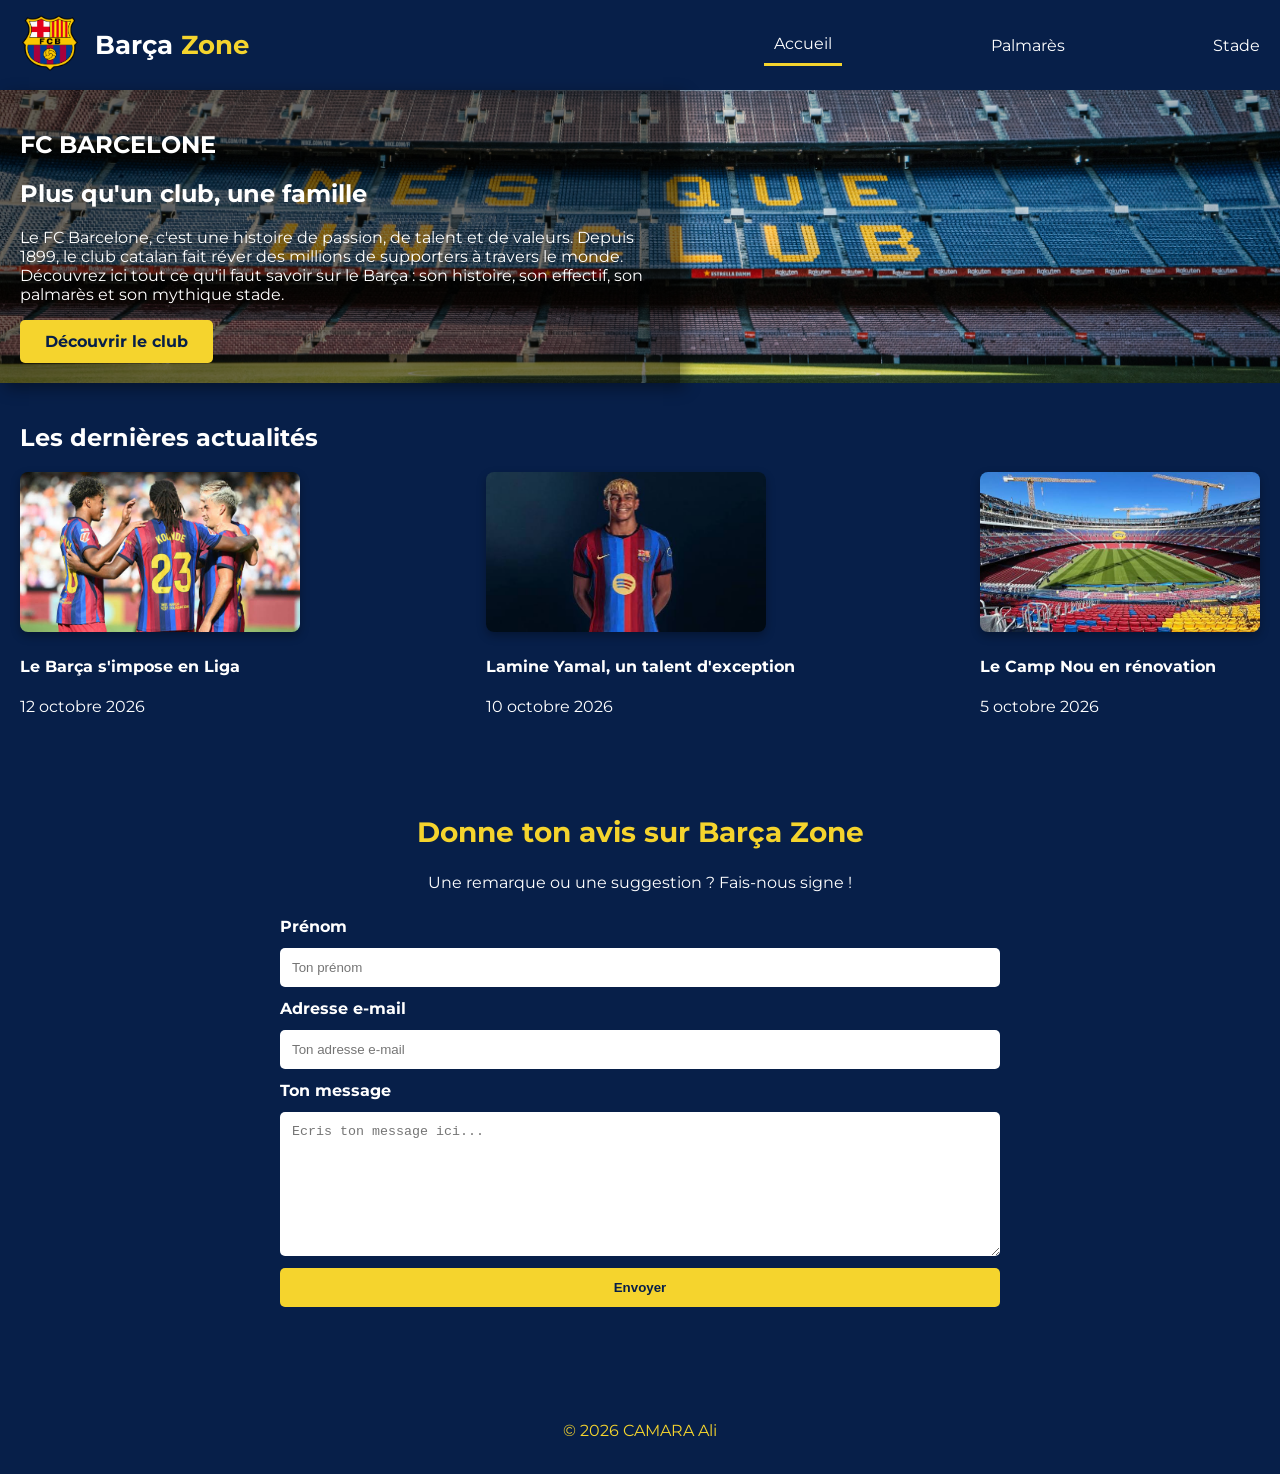
<file: index.html>
<!DOCTYPE html>
<html lang="en">
<head>
    <meta charset="UTF-8">
    <meta name="viewport" content="width=device-width, initial-scale=1.0">
    <link rel="stylesheet" href="index.css">
    <link rel="icon" href="images/ChatGPT Image 31 oct. 2026, 18_25_46.png">
    <title>Barça Zone</title>
</head>
<body>
    <header>
        <nav>
            <div class="titre">
                <div>
                    <img src="images/ChatGPT Image 31 oct. 2026, 18_25_46.png" alt="Logo Fc Barcelone" class="logo">
                </div>
                <h1><div class="Barça">Barça</div> <div class="Zone">Zone</div></h1>
            </div>
            <div class="rubriques">
                <a href="#" class="actuel">Accueil</a>
                <a href="palmarès.html" class="rubrique-deco">Palmarès</a>
                <a href="stade.html" class="rubrique-deco">Stade</a>
            </div>
        </nav>
    </header>
    <main class="main-accueil">
        <section class="upper-part">
            <div class="upper-left">
                <h1>FC BARCELONE</h1>
                <h2>Plus qu'un club, une famille</h2>
                <p>Le FC Barcelone, c'est une histoire de passion, de talent et de valeurs. Depuis 1899, le club catalan fait réver des millions de supporters à travers le monde. Découvrez ici tout ce qu'il faut savoir sur le Barça : son histoire, son effectif, son palmarès et son mythique stade.</p>
                <a href="palmarès.html" class="btn-decouvrir">Découvrir le club</a>
            </div>
        </section>
        <section class="lower-part">
            <div><h2>Les dernières actualités</h2></div>
            <div class="actu">
                <div>
                    <img src="images/images.jpg" alt="Victoire">
                    <p><h4>Le Barça s'impose en Liga</h4></p>
                    <p>12 octobre 2026</p>
                </div>
                <div>
                    <img src="images/images_2.jpg" alt="Lamine">
                    <p><h4>Lamine Yamal, un talent d'exception</h4></p>
                    <p>10 octobre 2026</p>
                </div>
                <div>
                    <img src="images/images (1).jpg" alt="Camp Nou">
                    <p><h4>Le Camp Nou en rénovation</h4></p>
                    <p>5 octobre 2026</p>
                </div>
            </div>
        </section>
    </main>
    <section class="formulaire">
        <h2>Donne ton avis sur Barça Zone</h2>
        <p>Une remarque ou une suggestion ? Fais-nous signe !</p>

        <form>
            <label for="prenom">Prénom</label>
            <input type="text" id="prenom" name="prenom" placeholder="Ton prénom" required>

            <label for="email">Adresse e-mail</label>
            <input type="email" id="email" name="email" placeholder="Ton adresse e-mail" required>

            <label for="message">Ton message</label>
            <textarea name="message" id="message" placeholder="Ecris ton message ici..."></textarea>

            <button type="submit">Envoyer</button>
        </form>

    </section>
    <footer>
        <p>
            © 2026 CAMARA Ali
        </p>
    </footer>
    
</body>
</html>
</file>
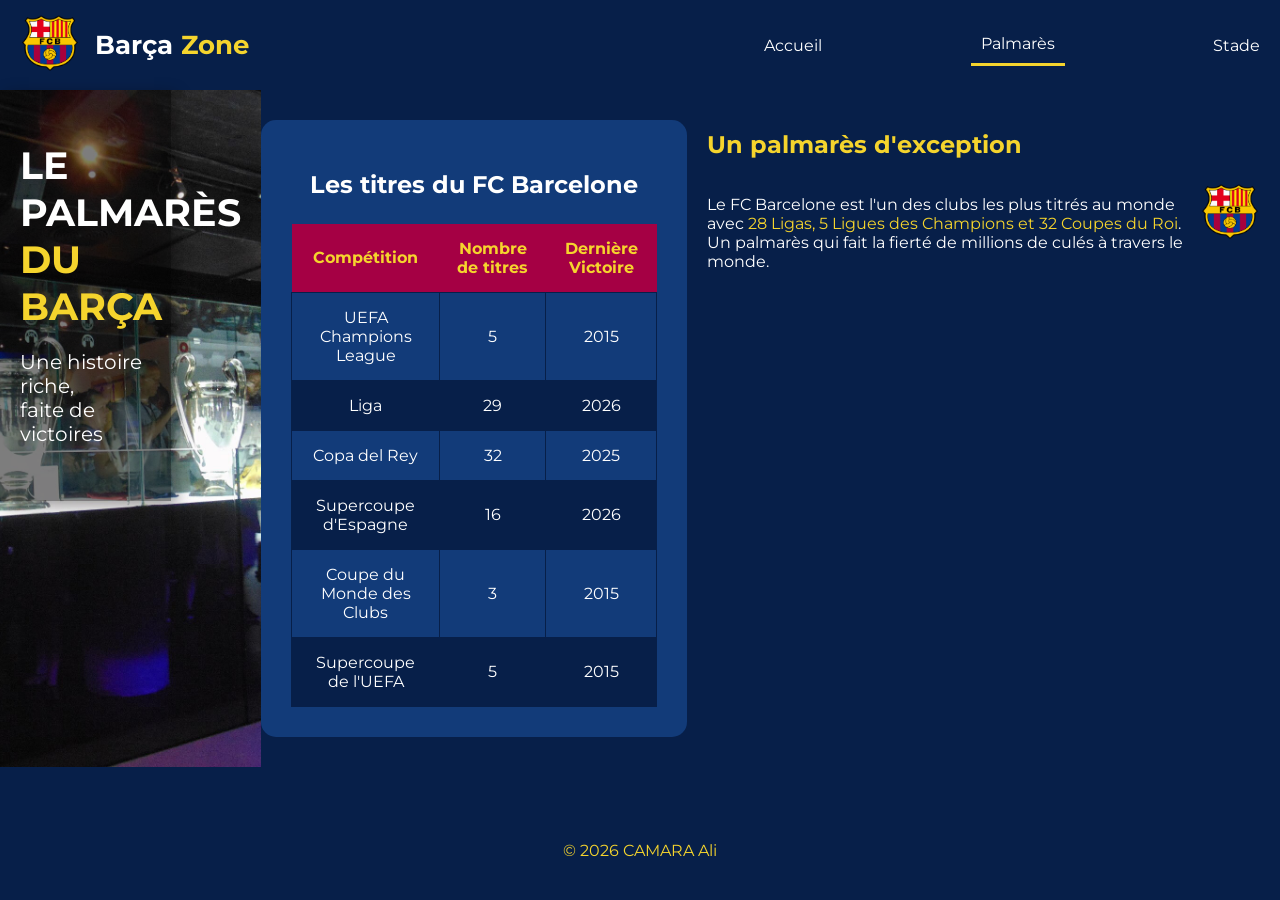
<file: palmarès.html>
<!DOCTYPE html>
<html lang="en">
<head>
    <meta charset="UTF-8">
    <meta name="viewport" content="width=device-width, initial-scale=1.0">
    <link rel="stylesheet" href="index.css">
    <link rel="icon" href="images/ChatGPT Image 31 oct. 2026, 18_25_46.png">
    <title>Palmarès</title>
</head>
<body>
    <header>
        <nav>
            <div class="titre">
                <div>
                    <img src="images/ChatGPT Image 31 oct. 2026, 18_25_46.png" alt="Logo Fc Barcelone" class="logo">
                </div>
                <h1><div class="Barça">Barça</div> <div class="Zone">Zone</div></h1>
            </div>
            <div class="rubriques">
                <a href="index.html" class="rubrique-deco">Accueil</a>
                <a href="#" class="actuel">Palmarès</a>
                <a href="stade.html" class="rubrique-deco">Stade</a>
            </div>
        </nav>
    </header>
    <main class="palmarès-principal">
        <section class="palmarès-upper-part">
            <div class="palmarès-upper-left">
                <h1>
                    <div>LE PALMARÈS</div>
                    <div class="jaune">DU BARÇA</div>
                    <p>Une histoire riche, <br> faite de victoires</p>
                </h1>
            </div>
        </section>
        <section class="palmarès-mid-part">
            <h2>Les titres du FC Barcelone</h2>
            <table>
                <thead>
                    <tr>
                        <th>Compétition</th>
                        <th>Nombre de titres</th>
                        <th>Dernière Victoire</th>
                    </tr>
                </thead>

                <tbody>
                    <tr>
                        <div>
                            <td>UEFA Champions League</td>
                        </div>
                        <td>5</td>
                        <td>2015</td>
                    </tr>
                    <tr class="pair">
                        <div>
                            <td>Liga</td>
                        </div>
                        <td>29</td>
                        <td>2026</td>
                    </tr>
                    <tr>
                        <div>
                            <td>Copa del Rey</td>
                        </div>
                        <td>32</td>
                        <td>2025</td>
                    </tr>
                    <tr class="pair">
                        <div>
                            <td>Supercoupe d'Espagne</td>
                        </div>
                        <td>16</td>
                        <td>2026</td>
                    </tr>
                    <tr>
                        <div>
                            <td>Coupe du Monde des Clubs</td>
                        </div>
                        <td>3</td>
                        <td>2015</td>
                    </tr>
                    <tr class="pair">
                        <div>
                            <td>Supercoupe de l'UEFA</td>
                        </div>
                        <td>5</td>
                        <td>2015</td>
                    </tr>
                </tbody>
            </table>
        </section>
        <section class="palmarès-lower-part">
            <h2 class="jaune">Un palmarès d'exception</h2>
            <div class="palmarès-description">
                <div>
                    <p>Le FC Barcelone est l'un des clubs les plus titrés au monde avec <span class="jaune">28 Ligas, 5 Ligues des Champions et 32 Coupes du Roi</span>. Un palmarès qui fait la fierté de millions de culés à travers le monde.</p>
                </div>
                <div>
                    <img src="images/ChatGPT Image 31 oct. 2026, 18_25_46.png" alt="Barça" class="logo">
                </div>
            </div>
        </section>
    </main>
    <footer>
        <p>
            © 2026 CAMARA Ali
        </p>
    </footer>
    
</body>
</html>
</file>
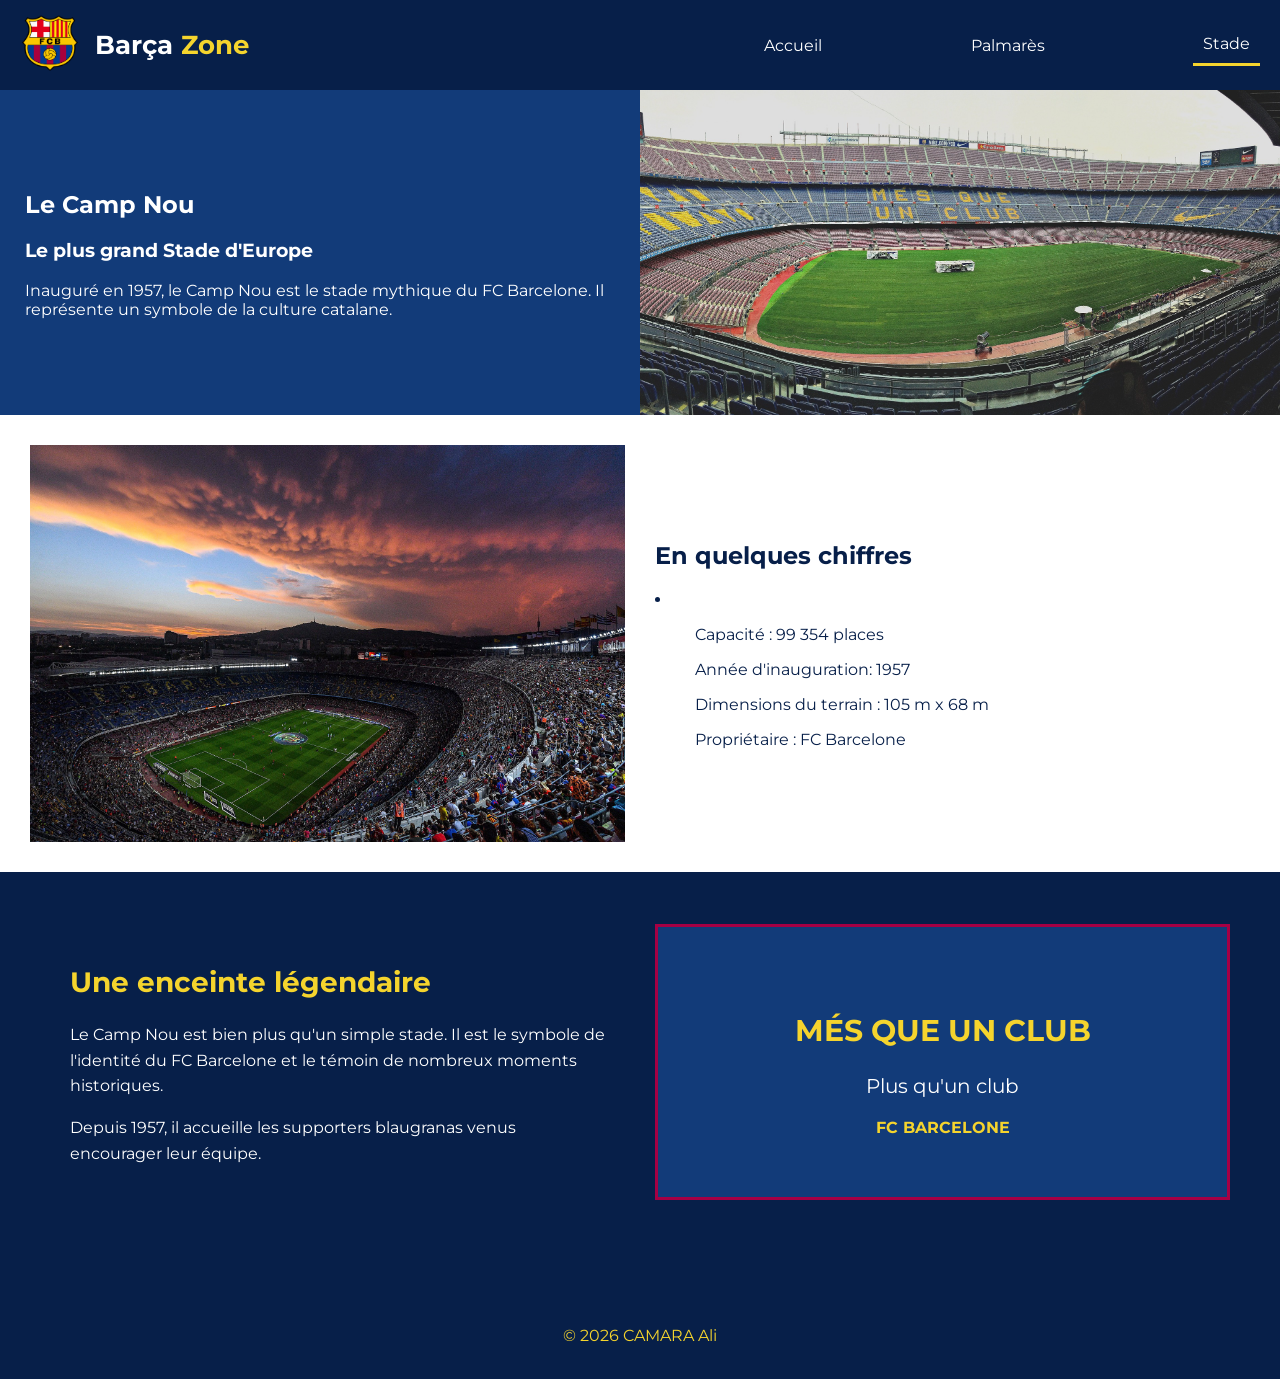
<file: stade.html>
<!DOCTYPE html>
<html lang="en">
<head>
    <meta charset="UTF-8">
    <meta name="viewport" content="width=device-width, initial-scale=1.0">
    <link rel="stylesheet" href="index.css">
    <link rel="icon" href="images/ChatGPT Image 31 oct. 2026, 18_25_46.png">
    <title>Camp Nou</title>
</head>
<body>
    <header>
        <nav>
            <div class="titre">
                <div>
                    <img src="images/ChatGPT Image 31 oct. 2026, 18_25_46.png" alt="Logo Fc Barcelone" class="logo">
                </div>
                <h1><div class="Barça">Barça</div> <div class="Zone">Zone</div></h1>
            </div>
            <div class="rubriques">
                <a href="index.html" class="rubrique-deco">Accueil</a>
                <a href="palmarès.html" class="rubrique-deco">Palmarès</a>
                <a href="stade.html" class="actuel">Stade</a>
            </div>
        </nav>
    </header>
    <main>
        <section class="presentation-stade">
            <div class="texte-stade">
                <h2>Le Camp Nou</h2>
                <h3>Le plus grand Stade d'Europe</h3>
                <p>
                    Inauguré en 1957, le Camp Nou est le stade mythique
                    du FC Barcelone. Il représente un symbole de la 
                    culture catalane.
                </p>
            </div>

            <img src="images/millennialwealth-stadium-3115889_1920.jpg" alt="Nou Camp">
        </section>
        <section class="infos-stade">
            <img src="images/manminder-camp-nou-4565352_1920.jpg" alt="Intérieur du Camp Nou">
            <div>
                <h2>En quelques chiffres</h2>
                <li>
                    <ul>Capacité : 99 354 places</ul>
                    <ul>Année d'inauguration: 1957</ul>
                    <ul>Dimensions du terrain : 105 m x 68 m</ul>
                    <ul>Propriétaire : FC Barcelone </ul>
                </li>
            </div>
        </section>
        <section class="legende-stade">
            <div class="texte-legende">
                <h2>Une enceinte légendaire</h2>
                <p>
                    Le Camp Nou est bien plus qu'un simple stade.
                    Il est le symbole de l'identité du FC Barcelone
                    et le témoin de nombreux moments historiques.
                </p>
                <p>Depuis 1957, il accueille les supporters blaugranas venus encourager leur équipe.</p>
            </div>
            <div class="mes-que-un-club">
                <h2>MÉS QUE UN CLUB</h2>
                <p>Plus qu'un club</p>
                <span>FC BARCELONE</span>
            </div>
        </section>
    </main>
    <footer>
        <p>
            © 2026 CAMARA Ali
        </p>
    </footer>
</body>
</html>
</file>
<file: index.css>
@import url('https://fonts.googleapis.com/css2?family=Montserrat:wght@400;500;600;700;800&display=swap');

body{
    margin: 0;
    font-family: 'Montserrat', sans-serif;
    color: white;
    background-color: #071F49;
    box-sizing: border-box;
}

h1{
    font-weight: 700;
}

h2{
    font-weight: 700;
}

p{
    font-weight: 400;
}

nav{
    min-height: 10vh;
    display: flex;
    flex-direction: row;
    justify-content: space-between;
    align-items: center;
    margin: auto 20px;
    
}

.titre{
    display: flex;
    align-items: center;
    gap: 15px;
}

.titre h1{
    display: flex;
    flex-direction: row;
    gap: 8px;
    margin: 0;
    font-size: 26px;
    font-weight: 700;
}

.Zone{
    color: #F5D42D;
}

.logo{
    width: 60px;
    height: 65px;
    object-fit: contain;
}

.rubriques{
    width: 40%;
    height: 100%;
    display: flex;
    justify-content: space-between;
    align-items: center;
}

.rubrique-deco{
    text-decoration: none;
    color: white;
}

.actuel{
    text-decoration: none;
    color: white;
    border-bottom: 3px solid #F5D42D;
    padding: 10px;
    transition: 0.3s;
}

.rubrique-deco:hover{
    color: #A50044;
}

.actuel:hover{
    color: #A50044;
}

.main-accueil{
    display: flex;
    flex-direction: column;
}

.upper-part{
    color: black;
    height: 50%;
    background-image: url("images/tim-roosjen-jLUSUUUbZeE-unsplash.jpg");
    background-size: cover;
    background-position: center;
    background-repeat: no-repeat;

}

.upper-left{
    width: 50%;
    padding: 20px;
    color: white;
    background-color: rgba(0, 0, 0, 0.5);
    box-shadow: 5px 5px 15px  rgba(0, 0, 0, 0.4);
}

.btn-decouvrir{
    display: inline-block;
    background-color: #F5D42D;
    color: #071F49;
    padding: 12px 25px;
    border-radius: 5px;
    text-decoration: none;
    font-size: 16px;
    font-weight: 700;
    transition: 0.3s;
}

.btn-decouvrir:hover{
    background-color: #A50044;
    color: white;
}

.lower-part{
    margin: auto 20px;
    display: flex;
    flex-direction: column;
}

.lower-part h2{
    padding-top: 20px;
}

.actu{
    display: flex;
    flex-direction: row;
    justify-content: space-between;
    padding-bottom: 20px;
    
    
    
}

.actu img{
    width: 280px;
    height: 160px;
    border-radius: 8px;
    transition: 0.3 ease;
    box-shadow: 0 4px 10px rgba(0, 0, 0, 0.3);
}


.palmarès-principal{
    display: flex;
    flex-direction: row;
}

.palmarès-upper-part{
    background-image: url(images/unnamed.jpg);
    background-size: cover;
    background-position: center;
    background-repeat: no-repeat;
}

.palmarès-upper-left{
    width: 50%;
    
}

.palmarès-mid-part{
    width: 85%;
    margin: 30px auto;
    background-color: #123B79;
    padding: 30px;
    border-radius: 15px;
    box-sizing: border-box;
}

.palmarès-mid-part h2{
    text-align: center;
    margin-bottom: 25px;
}

.palmarès-mid-part table{
    width: 100%;
    border-collapse: collapse;
    text-align: center;
}

th{
    background-color: #A50044;
    color: #F5D42D;
    padding: 15px;
}

td{
    background-color: #123B79;
    padding: 15px;
    border: 1px solid #071F49;
}

tr:hover td{
    background-color: #A50044;
    transition: 0.3s;
}

tbody tr:nth-child(even) td{
    background-color: #071F49;
}

tbody tr:hover td{
    background-color: #A50044;
    transition: 0.3s;
}

.palmarès-lower-part{
    height: 10vh;
    margin: 20px;
}


.palmarès-description{
    display: flex;
    flex-direction: row;
    justify-content: space-between;
    border-radius: 12px;
    
}

.palmarès-upper-left{
    display: flex;
    padding: 20px;
    width: 50%;
    flex-direction: column;
    background-color: rgba(0, 0, 0, 0.5);
    box-shadow: 5px 5px 15px  rgba(0, 0, 0, 0.4);

}

.palmarès-upper-left h1{
    font-size: 38px;
    font-weight: 700;
    margin-bottom: 15px;
}

.palmarès-upper-left p{
    font-size: 20px;
    font-weight: 400;
}

.jaune{
    color: #F5D42D;
}

.presentation-stade{
    display: grid;
    grid-template-columns: 1fr 1fr;
    align-items: center;
    background-color: #123B79;
}

.presentation-stade img{
    width: 100%;
    height: 100%;
}

.texte-stade{
    padding: 25px;
}

.infos-stade{
    display: grid;
    grid-template-columns: 1fr 1fr;
    align-items: center;
    gap: 30px;
    padding: 30px;
    background-color: white;
    color: #071F49;
}

.infos-stade img{
    width: 100%;
    height: 100%;
}

.legende-stade{
    display: grid;
    grid-template-columns: 1fr 1fr;
    align-items: center;
    gap: 30px;
    padding: 50px;
    background-color: #071F49;
    color: white;
}

.texte-legende{
    padding: 20px;
}

.texte-legende h2{
    color: #F5D42D;
    font-size: 28px;
}

.texte-legende p{
    font-size: 16px;
    line-height: 1.6;
}

.mes-que-un-club{
    background-color: #123B79;
    text-align: center;
    padding: 60px 20px;
    border: 3px solid #A50044;
}

.mes-que-un-club h2{
    color: #F5D42D;
    font-size: 30px;
}

.mes-que-un-club p{
    font-size: 20px;
}

.mes-que-un-club span{
    color: #F5D42D;
    font-weight: bold;
}

.formulaire{
    background-color: #071F49;
    padding: 40px;
    text-align: center;
    color: white;
}

.formulaire h2{
    color: #F5D42D;
    font-size: 28px;
}

.formulaire p{
    margin-bottom: 25px;
}

form{
    width: 60%;
    margin: auto;
    display: flex;
    flex-direction: column;
    gap: 12px;
    text-align: left;
}

label{
    font-weight: bold;
}

input, textarea{
    padding: 12px;
    border: none;
    border-radius: 5px;
}

textarea{
    height: 120px;
}

button{
    background-color: #F5D42D;
    color: #071F49;
    padding: 12px;
    border: none;
    border-radius: 5px;
    font-weight: bold;
}

.formulaire button:hover{
    background-color: #A50044;
    color: white;
}

footer{
    color: #F5D42D;
    text-align: center;
    padding: 18px;
    margin-top: 40px;
}




@media screen and (max-width: 768px) {


    nav {
        flex-direction: column;
        gap: 15px;
        margin: 0;
        padding: 15px;
    }

    .titre {
        justify-content: center;
        gap: 10px;
    }

    .titre h1 {
        font-size: 22px;
    }

    .logo {
        width: 50px;
        height: 55px;
    }

    .rubriques {
        width: 100%;
        flex-wrap: wrap;
        justify-content: center;
        gap: 20px;
    }


    .upper-part {
        min-height: 400px;
        display: flex;
        align-items: center;
    }

    .upper-left {
        width: auto;
        margin: 15px;
        padding: 20px;
        box-sizing: border-box;
    }

    .upper-left h1 {
        font-size: 28px;
    }

    .upper-left h2 {
        font-size: 21px;
    }

    .actu {
        flex-direction: column;
        align-items: center;
        gap: 25px;
    }

    .actu div {
        width: 100%;
    }

    .actu img {
        width: 100%;
        height: auto;
    }


    .palmarès-principal {
        display: flex;
        flex-direction: column;
    }

    .palmarès-upper-part {
        min-height: 300px;
    }

    .palmarès-upper-left {
        width: auto;
        padding: 20px;
        box-sizing: border-box;
    }

    .palmarès-upper-left h1 {
        font-size: 28px;
    }

    .palmarès-mid-part {
        width: 95%;
        padding: 15px;
        overflow-x: auto;
    }

    .palmarès-mid-part table {
        min-width: 450px;
    }

    .palmarès-mid-part th,
    .palmarès-mid-part td {
        padding: 10px;
        font-size: 13px;
    }

    .palmarès-lower-part {
        height: auto;
        margin: 20px;
    }

    .palmarès-description {
        flex-direction: column;
        gap: 20px;
    }

    .palmarès-description img {
        max-width: 100%;
    }


    .presentation-stade,
    .infos-stade,
    .legende-stade {
        grid-template-columns: 1fr;
        gap: 20px;
        padding: 20px;
    }

    .presentation-stade img,
    .infos-stade img {
        width: 100%;
        height: auto;
    }

    .texte-stade,
    .texte-legende {
        padding: 10px;
    }

    .mes-que-un-club {
        padding: 40px 15px;
    }


    .formulaire {
        padding: 25px 15px;
    }

    .formulaire h2 {
        font-size: 23px;
    }

    .formulaire form {
        width: 100%;
        box-sizing: border-box;
    }

    .formulaire input,
    .formulaire textarea {
        width: 100%;
        box-sizing: border-box;
    }


    footer {
        text-align: center;
        padding: 15px;
    }

}



@media screen and (max-width: 480px) {

    .titre h1 {
        font-size: 19px;
    }

    .logo {
        width: 45px;
        height: 50px;
    }

    .rubriques {
        gap: 15px;
    }

    .upper-left h1 {
        font-size: 24px;
    }

    .palmarès-upper-left h1 {
        font-size: 24px;
    }

    .palmarès-mid-part h2 {
        font-size: 20px;
    }

    .texte-stade h2,
    .texte-legende h2 {
        font-size: 23px;
    }

}
</file>
